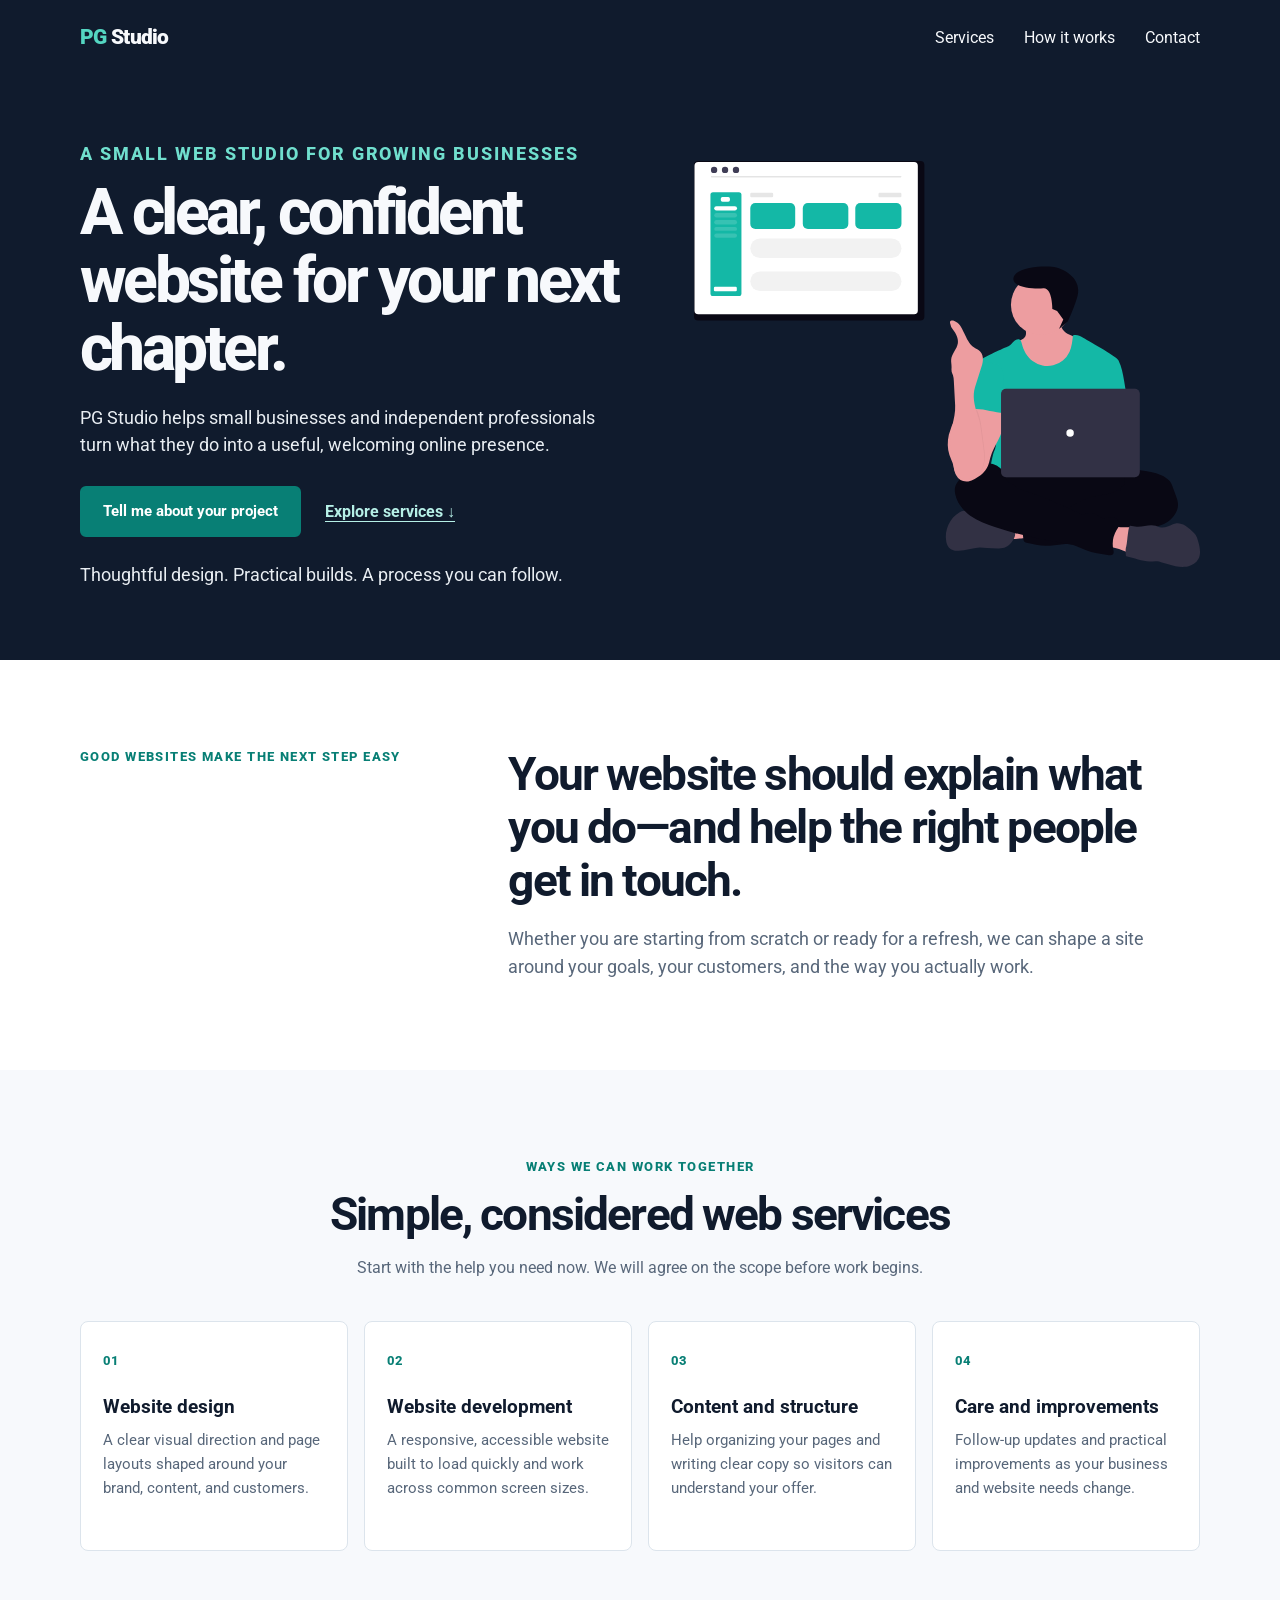
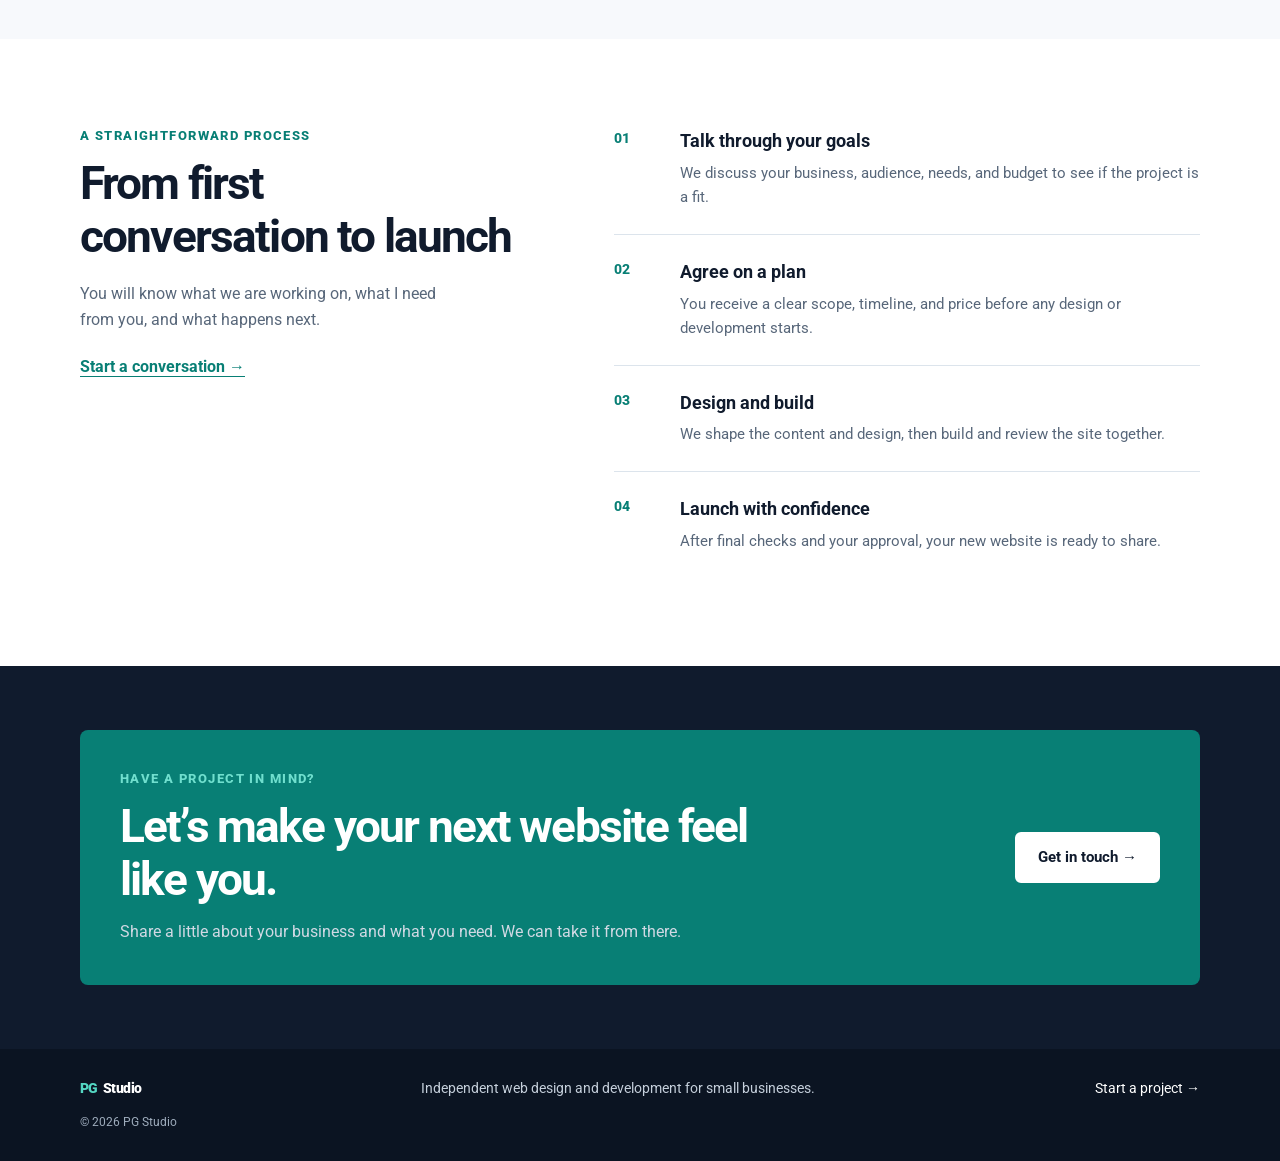
<file: index.html>
<!doctype html>
<html lang="en">
  <head>
    <meta charset="UTF-8" />
    <meta name="viewport" content="width=device-width, initial-scale=1.0" />
    <link rel="preconnect" href="https://fonts.googleapis.com" />
    <link rel="preconnect" href="https://fonts.gstatic.com" crossorigin />
    <link
      href="https://fonts.googleapis.com/css2?family=Roboto:ital,wght@0,100..900;1,100..900&display=swap"
      rel="stylesheet"
    />
    <link rel="stylesheet" href="./style.css" />
    <title>PG Studio | Websites for growing businesses</title>
    <meta
      name="description"
      content="PG Studio plans and builds clear, responsive websites for small businesses and independent professionals."
    />
    <meta name="theme-color" content="#101b2d" />
    <meta property="og:type" content="website" />
    <meta property="og:title" content="PG Studio | Websites for growing businesses" />
    <meta
      property="og:description"
      content="A thoughtful, practical web presence for your next stage of growth."
    />
  </head>
  <body>
    <!-- ---------------------- Header / Navbar ---------------------- -->
    <header class="site-header">
      <nav class="nav-bar container" aria-label="Main navigation">
        <a href="./index.html" class="logo" aria-label="PG Studio home">
          <span class="logo-pg">PG</span><span>Studio</span>
        </a>
        <ul class="nav-lists">
          <li><a href="#services">Services</a></li>
          <li><a href="#process">How it works</a></li>
          <li><a href="./contact.html">Contact</a></li>
        </ul>
      </nav>
    </header>

    <main>
      <section class="hero-section">
        <div class="hero-inner container">
          <div class="hero-text">
            <p class="eyebrow">A small web studio for growing businesses</p>
            <h1>A clear, confident website for your next chapter.</h1>
            <p class="hero-copy">
              PG Studio helps small businesses and independent professionals
              turn what they do into a useful, welcoming online presence.
            </p>
            <div class="hero-actions">
              <a href="./contact.html" class="btn">Tell me about your project</a>
              <a href="#services" class="text-link">Explore services <span aria-hidden="true">↓</span></a>
            </div>
            <p class="hero-note">Thoughtful design. Practical builds. A process you can follow.</p>
          </div>
          <div class="hero-image">
            <img
              src="./assets/images/hero2.svg"
              alt="A person planning a website on a laptop"
              width="560"
              height="420"
              fetchpriority="high"
            />
          </div>
        </div>
      </section>

      <section class="intro-section section-space" aria-labelledby="intro-title">
        <div class="container intro-grid">
          <p class="eyebrow">Good websites make the next step easy</p>
          <div>
            <h2 id="intro-title">Your website should explain what you do—and help the right people get in touch.</h2>
            <p>Whether you are starting from scratch or ready for a refresh, we can shape a site around your goals, your customers, and the way you actually work.</p>
          </div>
        </div>
      </section>

      <section class="services-section section-space" id="services" aria-labelledby="services-title">
        <div class="container">
          <div class="section-heading-wrap">
            <p class="eyebrow">Ways we can work together</p>
            <h2 id="services-title">Simple, considered web services</h2>
            <p>Start with the help you need now. We will agree on the scope before work begins.</p>
          </div>
          <div class="service-grid">
            <article class="service-card">
              <span class="card-number">01</span>
              <h3>Website design</h3>
              <p>A clear visual direction and page layouts shaped around your brand, content, and customers.</p>
            </article>
            <article class="service-card">
              <span class="card-number">02</span>
              <h3>Website development</h3>
              <p>A responsive, accessible website built to load quickly and work across common screen sizes.</p>
            </article>
            <article class="service-card">
              <span class="card-number">03</span>
              <h3>Content and structure</h3>
              <p>Help organizing your pages and writing clear copy so visitors can understand your offer.</p>
            </article>
            <article class="service-card">
              <span class="card-number">04</span>
              <h3>Care and improvements</h3>
              <p>Follow-up updates and practical improvements as your business and website needs change.</p>
            </article>
          </div>
        </div>
      </section>

      <section class="process-section section-space" id="process" aria-labelledby="process-title">
        <div class="container process-layout">
          <div class="process-intro">
            <p class="eyebrow">A straightforward process</p>
            <h2 id="process-title">From first conversation to launch</h2>
            <p>You will know what we are working on, what I need from you, and what happens next.</p>
            <a href="./contact.html" class="text-link">Start a conversation <span aria-hidden="true">→</span></a>
          </div>
          <ol class="process-list">
            <li><span>01</span><div><h3>Talk through your goals</h3><p>We discuss your business, audience, needs, and budget to see if the project is a fit.</p></div></li>
            <li><span>02</span><div><h3>Agree on a plan</h3><p>You receive a clear scope, timeline, and price before any design or development starts.</p></div></li>
            <li><span>03</span><div><h3>Design and build</h3><p>We shape the content and design, then build and review the site together.</p></div></li>
            <li><span>04</span><div><h3>Launch with confidence</h3><p>After final checks and your approval, your new website is ready to share.</p></div></li>
          </ol>
        </div>
      </section>

      <section class="cta-section">
        <div class="container cta-container">
          <div>
            <p class="eyebrow">Have a project in mind?</p>
            <h2>Let’s make your next website feel like you.</h2>
            <p>Share a little about your business and what you need. We can take it from there.</p>
          </div>
          <a href="./contact.html" class="btn btn-light">Get in touch <span aria-hidden="true">→</span></a>
        </div>
      </section>
    </main>

    <footer class="site-footer">
      <div class="container footer-inner">
        <a href="./index.html" class="logo" aria-label="PG Studio home"><span class="logo-pg">PG</span><span>Studio</span></a>
        <p>Independent web design and development for small businesses.</p>
        <a href="./contact.html">Start a project <span aria-hidden="true">→</span></a>
        <small>© <span id="year">2026</span> PG Studio</small>
      </div>
    </footer>
    <script>
      document.getElementById("year").textContent = new Date().getFullYear();
    </script>
  </body>
</html>
</file>
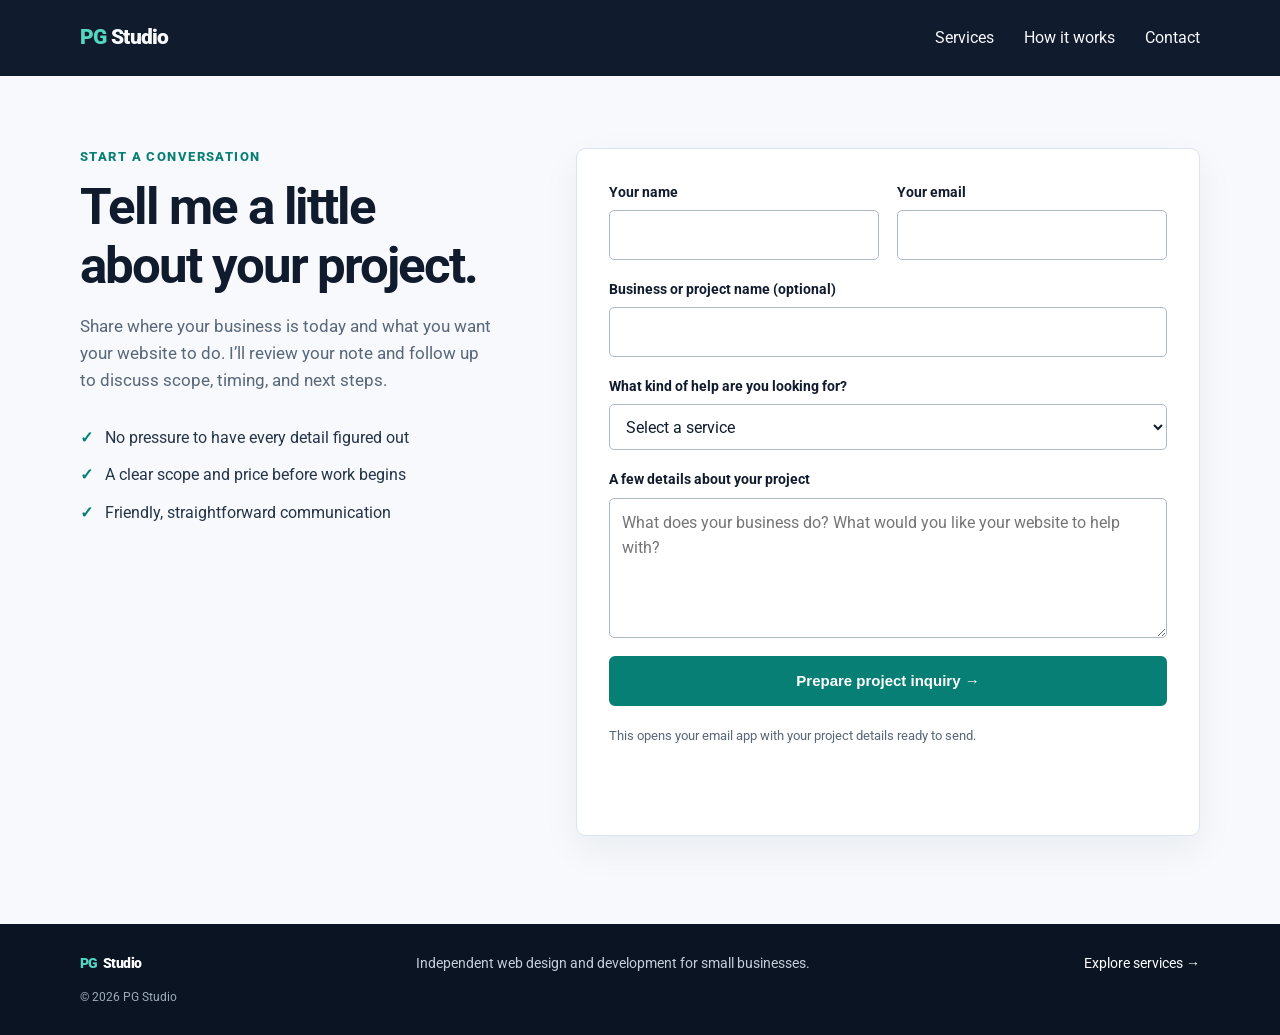
<file: contact.html>
<!doctype html>
<html lang="en">
  <head>
    <meta charset="UTF-8" />
    <meta name="viewport" content="width=device-width, initial-scale=1.0" />
    <meta name="description" content="Tell PG Studio about your website project. Share your goals, timeline, and the kind of help you need." />
    <meta name="theme-color" content="#101b2d" />
    <link rel="preconnect" href="https://fonts.googleapis.com" />
    <link rel="preconnect" href="https://fonts.gstatic.com" crossorigin />
    <link href="https://fonts.googleapis.com/css2?family=Roboto:wght@400;500;600;700;800&display=swap" rel="stylesheet" />
    <link rel="stylesheet" href="./style.css" />
    <title>Contact PG Studio | Start a website project</title>
  </head>
  <body>
    <header class="site-header">
      <nav class="nav-bar container" aria-label="Main navigation">
        <a href="./index.html" class="logo" aria-label="PG Studio home"><span class="logo-pg">PG</span><span>Studio</span></a>
        <ul class="nav-lists">
          <li><a href="./index.html#services">Services</a></li>
          <li><a href="./index.html#process">How it works</a></li>
          <li><a href="./contact.html" aria-current="page">Contact</a></li>
        </ul>
      </nav>
    </header>

    <main class="contact-main">
      <div class="container contact-layout">
        <section class="contact-intro" aria-labelledby="contact-title">
          <p class="eyebrow">Start a conversation</p>
          <h1 id="contact-title">Tell me a little about your project.</h1>
          <p>Share where your business is today and what you want your website to do. I’ll review your note and follow up to discuss scope, timing, and next steps.</p>
          <ul class="contact-points">
            <li><span aria-hidden="true">✓</span> No pressure to have every detail figured out</li>
            <li><span aria-hidden="true">✓</span> A clear scope and price before work begins</li>
            <li><span aria-hidden="true">✓</span> Friendly, straightforward communication</li>
          </ul>
        </section>

        <form class="contact-form" id="project-form">
          <div class="form-grid">
            <div class="form-field">
              <label for="name">Your name</label>
              <input id="name" name="name" autocomplete="name" required />
            </div>
            <div class="form-field">
              <label for="email">Your email</label>
              <input id="email" name="email" type="email" autocomplete="email" required />
            </div>
            <div class="form-field form-field-full">
              <label for="business">Business or project name <span>(optional)</span></label>
              <input id="business" name="business" autocomplete="organization" />
            </div>
            <div class="form-field form-field-full">
              <label for="service">What kind of help are you looking for?</label>
              <select id="service" name="service" required>
                <option value="" selected disabled>Select a service</option>
                <option>Website design</option>
                <option>Website development</option>
                <option>Content and site structure</option>
                <option>Website updates or improvements</option>
                <option>Not sure yet</option>
              </select>
            </div>
            <div class="form-field form-field-full">
              <label for="message">A few details about your project</label>
              <textarea id="message" name="message" placeholder="What does your business do? What would you like your website to help with?" required></textarea>
            </div>
            <div class="form-field form-field-full">
              <button class="btn" type="submit">Prepare project inquiry <span aria-hidden="true">→</span></button>
              <p class="form-help">This opens your email app with your project details ready to send.</p>
              <p class="form-status" id="form-status" role="status" aria-live="polite"></p>
            </div>
          </div>
        </form>
      </div>
    </main>

    <footer class="site-footer">
      <div class="container footer-inner">
        <a href="./index.html" class="logo" aria-label="PG Studio home"><span class="logo-pg">PG</span><span>Studio</span></a>
        <p>Independent web design and development for small businesses.</p>
        <a href="./index.html#services">Explore services <span aria-hidden="true">→</span></a>
        <small>© <span id="year">2026</span> PG Studio</small>
      </div>
    </footer>
    <script>
      const projectInbox = "pramodcodes.2026@gmail.com";
      document.getElementById("year").textContent = new Date().getFullYear();

      document.getElementById("project-form").addEventListener("submit", (event) => {
        event.preventDefault();
        const form = event.currentTarget;
        const status = document.getElementById("form-status");
        if (!form.reportValidity()) return;
        const data = new FormData(form);
        const subject = `Website project inquiry from ${data.get("name")}`;
        const message = [
          `Name: ${data.get("name")}`,
          `Email: ${data.get("email")}`,
          `Business / project: ${data.get("business") || "Not provided"}`,
          `Service: ${data.get("service")}`,
          "",
          data.get("message"),
        ].join("\n");
        window.location.href = `mailto:${projectInbox}?subject=${encodeURIComponent(subject)}&body=${encodeURIComponent(message)}`;
        status.textContent = "Your email app should open with the inquiry details. Review them and send when ready.";
      });
    </script>
  </body>
</html>
</file>
<file: style.css>
/* ---------------------- Variables ----------------------*/
:root {
  --color-dark: #14141f;
  --color-blue: #14b8a6;
  --color-gray: #e5e7eb;
  --color-light: #f9faf8;

  --section-padding-x: 120px;
}

/* ---------------------- Reset ----------------------*/

html {
  box-sizing: border-box;
}
*,
*::before,
*::after {
  box-sizing: inherit;
}

body {
  margin: 0;
  padding: 0;
  font-family: "Roboto", sans-serif;
}
a {
  transition: opacity 0.2s ease;
}
a:focus-visible,
button:focus-visible {
  outline: 3px solid var(--color-blue);
  outline-offset: 2px;
}

/* Logo */

.logo {
  display: flex;
  align-items: baseline;
  font-size: 22px;
  font-weight: 900;
  text-decoration: none;
}

.logo-pg {
  color: var(--color-blue);
  margin-left: 2px;
}

.logo-studio {
  color: var(--color-light);
}
/* ---------------------- Buttons (shared) ----------------------*/
.btn {
  display: inline-block;
  background-color: var(--color-blue);
  color: white;
  text-decoration: none;
  padding: 10px 32px;
  border-radius: 8px;
  font-weight: bold;
  margin-top: 12px;
}
.btn:hover {
  opacity: 0.85;
  cursor: pointer;
}
.btn-outline {
  background-color: transparent;
  color: var(--color-gray);
  border: 2px solid white;
  padding: 4px 18px;
  margin-top: 0;
}

/* ---------------------- Navbar ----------------------*/

.header {
  background-color: var(--color-dark);
}

.nav-bar {
  display: flex;
  justify-content: space-between;
  align-items: center;
  padding: 16px var(--section-padding-x);
}
.nav-lists {
  display: flex;
  list-style-type: none;
  gap: 22px;
  margin: 0;
  padding: 0;
}
.nav-bar a {
  text-decoration: none;
  color: white;
}
.nav-bar a:hover {
  opacity: 0.8;
}

/* ---------------------- Hero Section ----------------------*/
.hero-section {
  display: flex;
  justify-content: space-between;
  align-items: center;
  padding: 80px var(--section-padding-x);
  gap: 40px;
  background-color: var(--color-dark);
}
.hero-text {
  display: flex;
  flex-direction: column;
  justify-content: center;
  align-items: flex-start;
  max-width: 500px;
}
.hero-text h1 {
  font-size: 48px;
  color: var(--color-light);
  font-weight: 900;
  margin-bottom: 8px;
  letter-spacing: -2px;
}
.hero-text p {
  font-size: 18px;
  color: var(--color-gray);
  line-height: 1.5;
}
.hero-image img {
  max-width: 100%;
  height: auto;
  min-width: 200px;
}

/* ---------------------- Info Section ----------------------*/
.section-heading {
  font-size: 36px;
  color: var(--color-dark);
  font-weight: 900;
  text-align: center;
  margin-bottom: 20px;
}
.info {
  display: flex;
  flex-wrap: wrap;
  justify-content: center;
  align-items: center;
  gap: 10px;
  margin-bottom: 80px;
}
.info-card {
  display: flex;
  flex-direction: column;
  justify-content: center;
  align-items: center;
  max-width: 200px;
  text-align: center;
}

/* ---------------------- Testimonial Section ----------------------*/
.testimonials {
  background-color: var(--color-gray);
  color: var(--color-dark);
  font-weight: 300;
  padding: 40px;
  text-align: center;
}
.testimonials figure {
  max-width: 800px;
  margin: 0 auto;
}
.testimonials blockquote {
  margin: 0;
  font-size: 28px;
}
.testimonials figcaption {
  margin-top: 16px;
  font-size: 16px;
  font-weight: bold;
}

/* ---------------------- CTA Section ----------------------*/
.cta {
  display: flex;
  background-color: white;
  justify-content: center;
  padding: 60px;
}
.cta-container {
  display: flex;
  align-items: center;
  background-color: var(--color-blue);
  color: white;
  padding: 40px;
  gap: 40px;
  border-radius: 8px;
}
.cta-text {
  display: flex;
  flex-direction: column;
}
.cta-text p {
  margin-top: 8px;
}
.cta-btn {
  display: flex;
  justify-content: center;
  align-items: center;
  flex-shrink: 0;
}

/* ---------------------- Footer ----------------------*/
.footer {
  background-color: var(--color-dark);
  color: #ffffff;
  text-align: center;
  padding: 10px;
}

/* ---------------------- Responsive ----------------------*/
@media (max-width: 900px) {
  :root {
    --section-padding-x: 40px;
  }
  .hero-section {
    flex-direction: column;
    text-align: center;
  }
  .hero-text {
    align-items: center;
    max-width: 100%;
  }
  .cta-container {
    flex-direction: column;
    text-align: center;
  }
}

@media (max-width: 480px) {
  :root {
    --section-padding-x: 20px;
  }
  .nav-lists {
    gap: 12px;
    font-size: 14px;
  }
  .hero-text h1 {
    font-size: 32px;
  }
  .testimonials blockquote {
    font-size: 22px;
  }
}

/* ---------------------- PG Studio landing page ---------------------- */
:root {
  --color-dark: #101b2d;
  --color-blue: #087f75;
  --color-gray: #e8edf2;
  --color-light: #f7f9fc;
  --color-text: #253449;
  --color-muted: #58677a;
  --section-padding-x: 24px;
  --content-width: 1120px;
}

html { scroll-behavior: smooth; }
body { color: var(--color-text); line-height: 1.6; }
img { display: block; max-width: 100%; }
.container { width: min(var(--content-width), calc(100% - 2 * var(--section-padding-x))); margin-inline: auto; }
.section-space { padding-block: 88px; }
.site-header { background: var(--color-dark); }
.nav-bar { min-height: 76px; padding: 14px 0; }
.logo { gap: 5px; font-size: 21px; letter-spacing: -.04em; }
.logo-pg { margin: 0; color: #54d6c2; }
.nav-lists { gap: 30px; }
.nav-bar a { color: #f7f9fc; }
.nav-bar a:hover, .site-footer a:hover { opacity: .75; }
.hero-section { padding: 64px 0 72px; background: var(--color-dark); }
.hero-inner { display: grid; grid-template-columns: minmax(0, 1fr) minmax(320px, .92fr); align-items: center; gap: 64px; }
.hero-text { max-width: 570px; }
.eyebrow { margin: 0 0 12px; color: var(--color-blue); font-size: 13px; font-weight: 800; letter-spacing: .11em; line-height: 1.4; text-transform: uppercase; }
.hero-text .eyebrow { color: #70dfce; }
.hero-text h1 { max-width: 650px; margin: 0; color: var(--color-light); font-size: clamp(2.7rem, 5vw, 4.25rem); font-weight: 800; letter-spacing: -.055em; line-height: 1.06; }
.hero-copy { max-width: 550px; margin: 22px 0 0; color: #d1d9e4; font-size: 18px; line-height: 1.7; }
.hero-actions { display: flex; flex-wrap: wrap; align-items: center; gap: 24px; margin-top: 28px; }
.btn { margin: 0; padding: 13px 21px; border: 2px solid var(--color-blue); border-radius: 6px; background: var(--color-blue); color: #fff; font-size: 15px; line-height: 1.35; }
.btn:hover { opacity: 1; background: #06675f; border-color: #06675f; }
.btn:focus-visible, a:focus-visible { outline-color: #55cbbb; }
.text-link { color: var(--color-blue); font-weight: 700; text-decoration-thickness: 1px; text-underline-offset: 4px; }
.text-link:hover { color: #075f58; }
.hero-actions .text-link { color: #b6f0e7; }
.hero-note { margin: 24px 0 0; color: #b5c1d0; font-size: 14px; }
.hero-image { display: flex; align-items: center; justify-content: center; min-width: 0; }
.hero-image img { width: 100%; max-height: 410px; object-fit: contain; }
.intro-section { background: #fff; }
.intro-grid { display: grid; grid-template-columns: .7fr 1.3fr; gap: 56px; align-items: start; }
.intro-grid h2, .section-heading-wrap h2, .process-intro h2, .cta-container h2, .contact-intro h1 { margin: 0; color: var(--color-dark); font-size: clamp(2rem, 3.6vw, 3rem); letter-spacing: -.04em; line-height: 1.15; }
.intro-grid > div > p { max-width: 700px; margin: 18px 0 0; color: var(--color-muted); font-size: 18px; }
.services-section { background: var(--color-light); }
.section-heading-wrap { max-width: 660px; margin: 0 auto 40px; text-align: center; }
.section-heading-wrap > p:last-child { margin: 14px 0 0; color: var(--color-muted); }
.service-grid { display: grid; grid-template-columns: repeat(4, minmax(0, 1fr)); gap: 16px; }
.service-card { min-height: 230px; padding: 25px 22px; border: 1px solid #dce4ec; border-radius: 8px; background: #fff; }
.card-number { color: var(--color-blue); font-size: 13px; font-weight: 800; }
.service-card h3 { margin: 22px 0 9px; color: var(--color-dark); font-size: 19px; line-height: 1.3; }
.service-card p { margin: 0; color: var(--color-muted); font-size: 15px; }
.process-section { background: #fff; }
.process-layout { display: grid; grid-template-columns: .85fr 1.15fr; gap: 100px; }
.process-intro p:not(.eyebrow) { max-width: 390px; margin: 18px 0 22px; color: var(--color-muted); }
.process-list { display: grid; gap: 0; margin: 0; padding: 0; list-style: none; }
.process-list li { display: grid; grid-template-columns: 48px 1fr; gap: 18px; padding: 0 0 25px; }
.process-list li + li { padding-top: 23px; border-top: 1px solid #dce4ec; }
.process-list li > span { color: var(--color-blue); font-size: 14px; font-weight: 800; }
.process-list h3 { margin: 0; color: var(--color-dark); font-size: 18px; }
.process-list p { margin: 5px 0 0; color: var(--color-muted); font-size: 15px; }
.cta-section { padding: 64px 0; background: var(--color-dark); }
.cta-container { display: flex; align-items: center; justify-content: space-between; gap: 40px; }
.cta-container .eyebrow { color: #70dfce; }
.cta-container h2 { max-width: 650px; color: #fff; }
.cta-container p:not(.eyebrow) { margin: 13px 0 0; color: #d1d9e4; }
.btn-light { flex: 0 0 auto; border-color: #fff; background: #fff; color: var(--color-dark); }
.btn-light:hover { border-color: #e4f5f2; background: #e4f5f2; }
.site-footer { padding: 28px 0; background: #0b1422; color: #c5cfdb; }
.footer-inner { display: flex; flex-wrap: wrap; align-items: center; justify-content: space-between; gap: 14px 28px; }
.footer-inner .logo { color: white; }
.footer-inner p { margin: 0; font-size: 14px; }
.site-footer a { color: #fff; font-size: 14px; text-decoration: none; }
.site-footer small { flex-basis: 100%; color: #9eacbc; font-size: 12px; }

/* Contact page */
.contact-main { min-height: calc(100vh - 170px); padding: 72px 0 88px; background: var(--color-light); }
.contact-layout { display: grid; grid-template-columns: minmax(0, .8fr) minmax(360px, 1.2fr); gap: 80px; align-items: start; }
.contact-intro h1 { font-size: clamp(2.5rem, 4vw, 3.5rem); }
.contact-intro > p:not(.eyebrow) { max-width: 440px; color: var(--color-muted); font-size: 17px; }
.contact-points { display: grid; gap: 12px; margin: 30px 0 0; padding: 0; list-style: none; }
.contact-points li { display: flex; gap: 12px; color: var(--color-text); }
.contact-points span { color: var(--color-blue); font-weight: 800; }
.contact-form { padding: 32px; border: 1px solid #dce4ec; border-radius: 10px; background: white; box-shadow: 0 14px 38px rgb(16 27 45 / 6%); }
.form-grid { display: grid; grid-template-columns: 1fr 1fr; gap: 18px; }
.form-field { display: grid; gap: 7px; }
.form-field-full { grid-column: 1 / -1; }
.form-field label { color: var(--color-dark); font-size: 14px; font-weight: 700; }
.form-field input, .form-field select, .form-field textarea { width: 100%; min-height: 46px; padding: 11px 12px; border: 1px solid #aebac8; border-radius: 5px; background: #fff; color: var(--color-dark); font: inherit; }
.form-field textarea { min-height: 140px; resize: vertical; }
.form-field input:focus, .form-field select:focus, .form-field textarea:focus { border-color: var(--color-blue); outline: 3px solid rgb(8 127 117 / 17%); }
.form-help, .form-status { color: var(--color-muted); font-size: 13px; }
.form-status { min-height: 24px; margin: 12px 0 0; }
.contact-form .btn { cursor: pointer; }

@media (max-width: 900px) {
  .hero-inner { grid-template-columns: 1fr 1fr; gap: 32px; }
  .hero-text h1 { font-size: clamp(2.5rem, 6vw, 3.5rem); }
  .service-grid { grid-template-columns: repeat(2, minmax(0, 1fr)); }
  .process-layout { gap: 48px; }
  .contact-layout { gap: 40px; }
}
@media (max-width: 640px) {
  .container { width: min(var(--content-width), calc(100% - 40px)); }
  .nav-bar { align-items: flex-start; gap: 18px; }
  .nav-lists { flex-wrap: wrap; justify-content: flex-end; gap: 8px 16px; font-size: 14px; }
  .hero-section { padding: 52px 0 48px; }
  .hero-inner { grid-template-columns: 1fr; gap: 24px; }
  .hero-text h1 { font-size: clamp(2.6rem, 12vw, 3.6rem); }
  .hero-copy { font-size: 16px; }
  .hero-image img { max-height: 300px; }
  .section-space { padding-block: 64px; }
  .intro-grid, .process-layout, .contact-layout { grid-template-columns: 1fr; gap: 28px; }
  .service-grid { grid-template-columns: 1fr; }
  .service-card { min-height: auto; }
  .service-card h3 { margin-top: 13px; }
  .cta-container { align-items: flex-start; flex-direction: column; }
  .footer-inner { align-items: flex-start; flex-direction: column; }
  .site-footer small { flex-basis: auto; }
  .contact-main { padding: 52px 0 64px; }
  .contact-form { padding: 22px; }
}
@media (max-width: 420px) {
  .nav-bar { flex-direction: column; }
  .nav-lists { justify-content: flex-start; }
  .hero-actions { align-items: flex-start; flex-direction: column; gap: 15px; }
  .form-grid { grid-template-columns: 1fr; }
  .form-field-full { grid-column: auto; }
}
@media (prefers-reduced-motion: reduce) {
  html { scroll-behavior: auto; }
  *, *::before, *::after { transition-duration: .01ms !important; }
}
</file>
